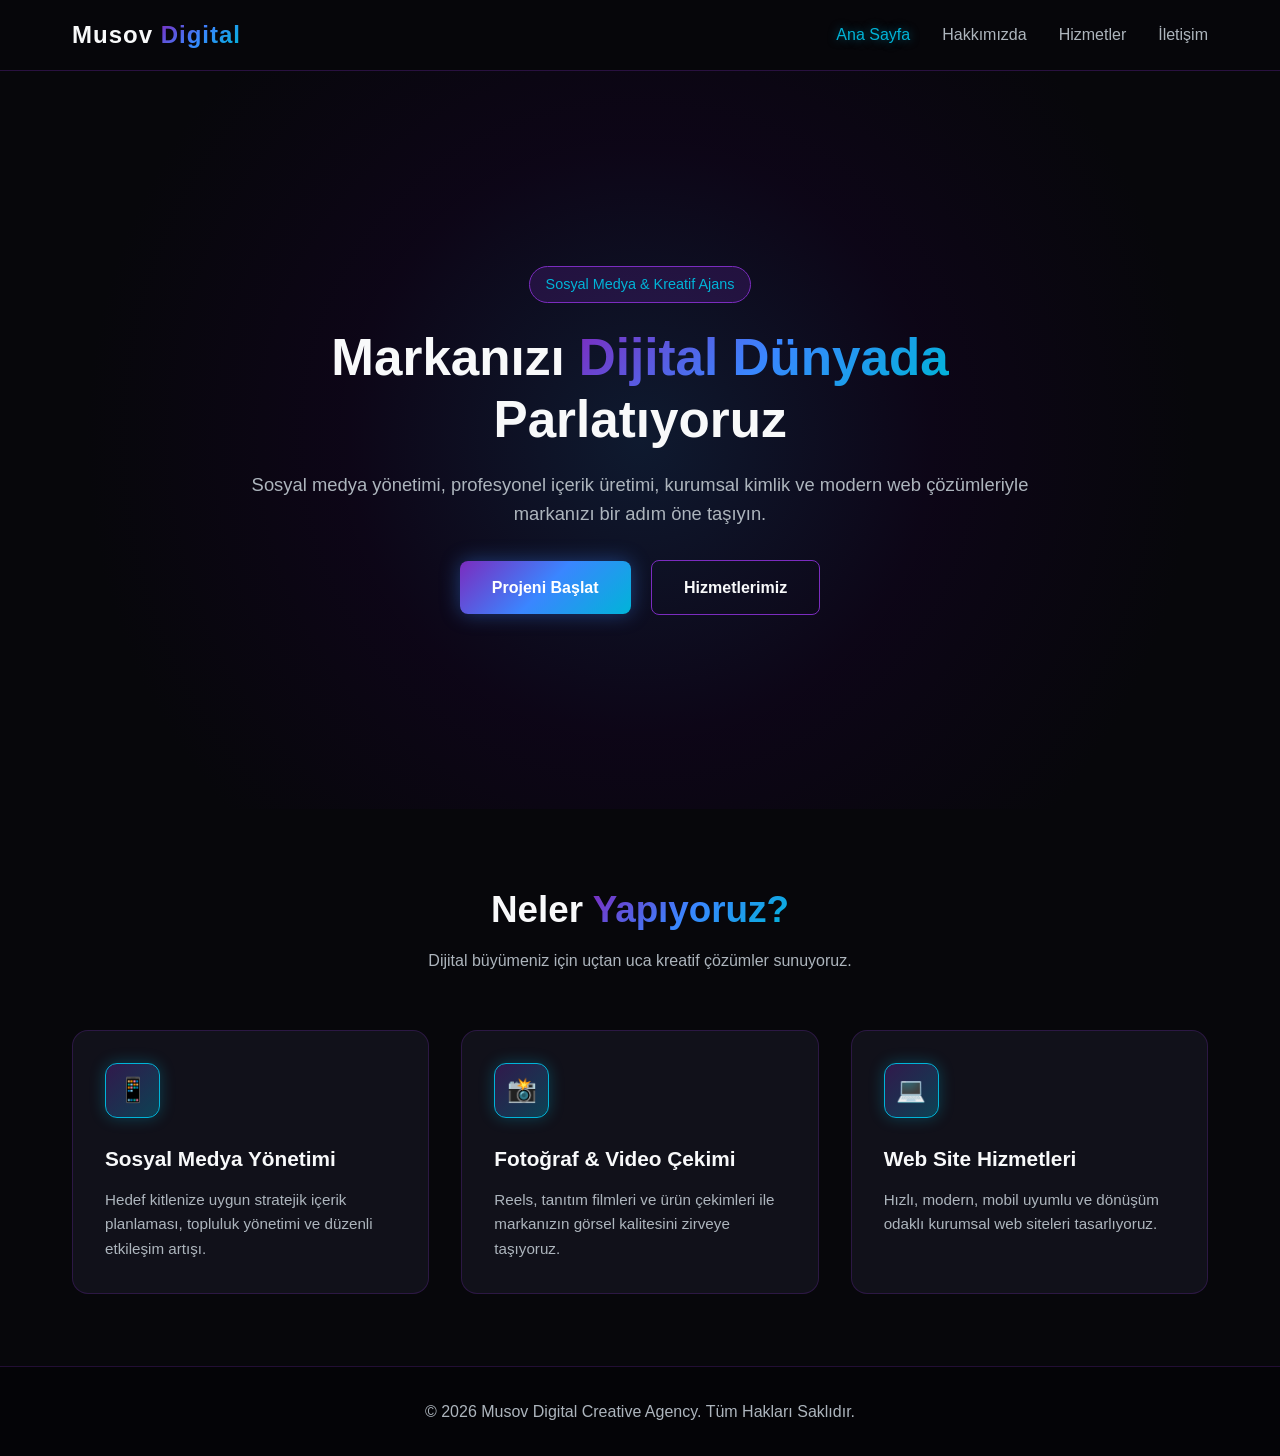
<file: index.html>
<!DOCTYPE html>
<html lang="tr">
<head>
    <meta charset="UTF-8">
    <meta name="viewport" content="width=device-width, initial-scale=1.0">
    <title>Musov Digital Creative | Sosyal Medya Ajansı</title>
    <link rel="stylesheet" href="style.css">
</head>
<body>
    <header>
        <nav class="navbar">
            <a href="index.html" class="logo">Musov <span>Digital</span></a>
            <div class="menu-toggle" id="menu-toggle">☰</div>
            <ul class="nav-links" id="nav-links">
                <li><a href="index.html" class="active">Ana Sayfa</a></li>
                <li><a href="hakkimizda.html">Hakkımızda</a></li>
                <li><a href="hizmetler.html">Hizmetler</a></li>
                <li><a href="iletisim.html">İletişim</a></li>
            </ul>
        </nav>
    </header>

    <main>
        <section class="hero">
            <div class="hero-content">
                <span class="badge">Sosyal Medya & Kreatif Ajans</span>
                <h1>Markanızı <span class="gradient-text">Dijital Dünyada</span> Parlatıyoruz</h1>
                <p>Sosyal medya yönetimi, profesyonel içerik üretimi, kurumsal kimlik ve modern web çözümleriyle markanızı bir adım öne taşıyın.</p>
                <div>
                    <a href="iletisim.html" class="btn btn-primary">Projeni Başlat</a>
                    <a href="hizmetler.html" class="btn btn-outline">Hizmetlerimiz</a>
                </div>
            </div>
        </section>

        <section class="container">
            <div class="section-title">
                <h2>Neler <span class="gradient-text">Yapıyoruz?</span></h2>
                <p>Dijital büyümeniz için uçtan uca kreatif çözümler sunuyoruz.</p>
            </div>
            <div class="grid-3">
                <div class="card">
                    <div class="card-icon">📱</div>
                    <h3>Sosyal Medya Yönetimi</h3>
                    <p>Hedef kitlenize uygun stratejik içerik planlaması, topluluk yönetimi ve düzenli etkileşim artışı.</p>
                </div>
                <div class="card">
                    <div class="card-icon">📸</div>
                    <h3>Fotoğraf & Video Çekimi</h3>
                    <p>Reels, tanıtım filmleri ve ürün çekimleri ile markanızın görsel kalitesini zirveye taşıyoruz.</p>
                </div>
                <div class="card">
                    <div class="card-icon">💻</div>
                    <h3>Web Site Hizmetleri</h3>
                    <p>Hızlı, modern, mobil uyumlu ve dönüşüm odaklı kurumsal web siteleri tasarlıyoruz.</p>
                </div>
            </div>
        </section>
    </main>

    <footer>
        <p>© 2026 Musov Digital Creative Agency. Tüm Hakları Saklıdır.</p>
    </footer>

    <script src="script.js"></script>
</body>
</html>
</file>
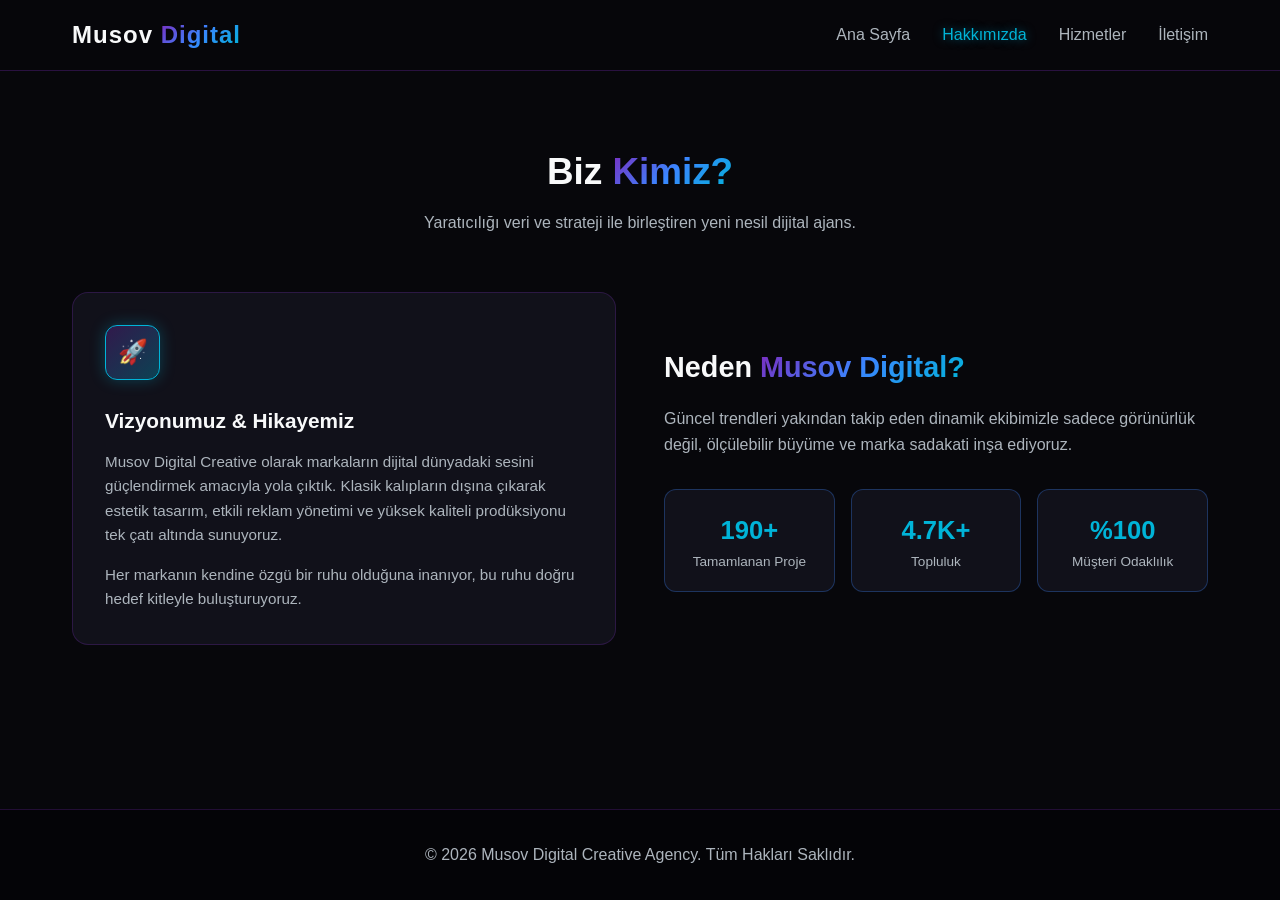
<file: hakkimizda.html>
<!DOCTYPE html>
<html lang="tr">
<head>
    <meta charset="UTF-8">
    <meta name="viewport" content="width=device-width, initial-scale=1.0">
    <title>Hakkımızda | Musov Digital Creative</title>
    <link rel="stylesheet" href="style.css">
</head>
<body>
    <header>
        <nav class="navbar">
            <a href="index.html" class="logo">Musov <span>Digital</span></a>
            <div class="menu-toggle" id="menu-toggle">☰</div>
            <ul class="nav-links" id="nav-links">
                <li><a href="index.html">Ana Sayfa</a></li>
                <li><a href="hakkimizda.html" class="active">Hakkımızda</a></li>
                <li><a href="hizmetler.html">Hizmetler</a></li>
                <li><a href="iletisim.html">İletişim</a></li>
            </ul>
        </nav>
    </header>

    <main>
        <section class="container">
            <div class="section-title">
                <h2>Biz <span class="gradient-text">Kimiz?</span></h2>
                <p>Yaratıcılığı veri ve strateji ile birleştiren yeni nesil dijital ajans.</p>
            </div>

            <div class="about-grid">
                <div class="card">
                    <div class="card-icon">🚀</div>
                    <h3>Vizyonumuz & Hikayemiz</h3>
                    <p style="margin-bottom: 1rem;">
                        Musov Digital Creative olarak markaların dijital dünyadaki sesini güçlendirmek amacıyla yola çıktık. Klasik kalıpların dışına çıkarak estetik tasarım, etkili reklam yönetimi ve yüksek kaliteli prodüksiyonu tek çatı altında sunuyoruz.
                    </p>
                    <p>
                        Her markanın kendine özgü bir ruhu olduğuna inanıyor, bu ruhu doğru hedef kitleyle buluşturuyoruz.
                    </p>
                </div>

                <div>
                    <h3 style="font-size: 1.8rem; margin-bottom: 1rem;">Neden <span class="gradient-text">Musov Digital?</span></h3>
                    <p style="color: var(--text-muted); margin-bottom: 1.5rem;">
                        Güncel trendleri yakından takip eden dinamik ekibimizle sadece görünürlük değil, ölçülebilir büyüme ve marka sadakati inşa ediyoruz.
                    </p>
                    <div class="stats-box">
                        <div class="stat-item">
                            <h4>190+</h4>
                            <p style="font-size: 0.85rem; color: var(--text-muted);">Tamamlanan Proje</p>
                        </div>
                        <div class="stat-item">
                            <h4>4.7K+</h4>
                            <p style="font-size: 0.85rem; color: var(--text-muted);">Topluluk</p>
                        </div>
                        <div class="stat-item">
                            <h4>%100</h4>
                            <p style="font-size: 0.85rem; color: var(--text-muted);">Müşteri Odaklılık</p>
                        </div>
                    </div>
                </div>
            </div>
        </section>
    </main>

    <footer>
        <p>© 2026 Musov Digital Creative Agency. Tüm Hakları Saklıdır.</p>
    </footer>

    <script src="script.js"></script>
</body>
</html>
</file>
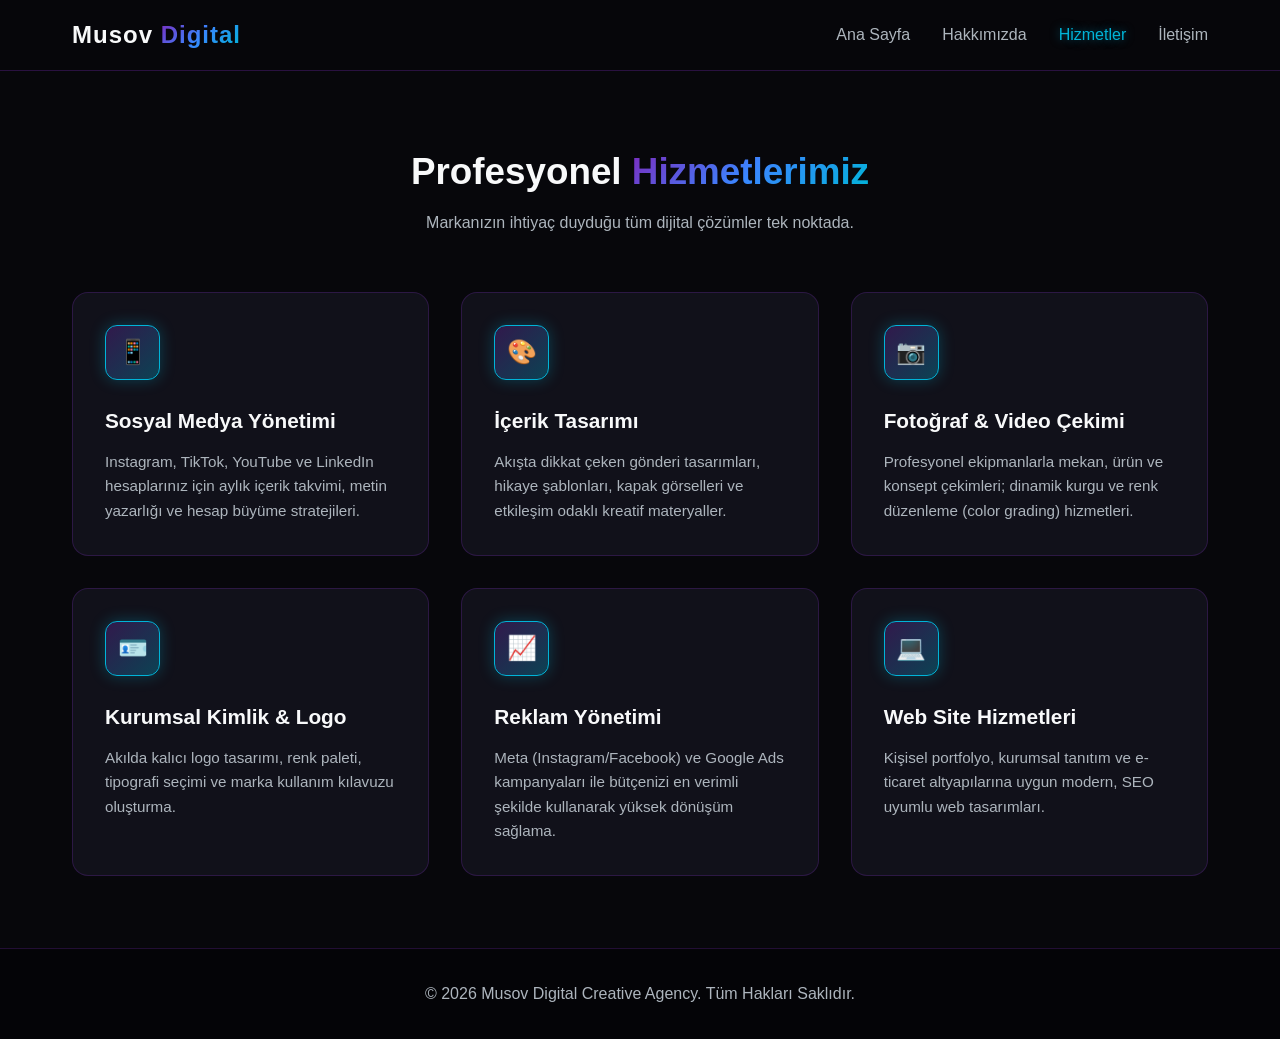
<file: hizmetler.html>
<!DOCTYPE html>
<html lang="tr">
<head>
    <meta charset="UTF-8">
    <meta name="viewport" content="width=device-width, initial-scale=1.0">
    <title>Hizmetler | Musov Digital Creative</title>
    <link rel="stylesheet" href="style.css">
</head>
<body>
    <header>
        <nav class="navbar">
            <a href="index.html" class="logo">Musov <span>Digital</span></a>
            <div class="menu-toggle" id="menu-toggle">☰</div>
            <ul class="nav-links" id="nav-links">
                <li><a href="index.html">Ana Sayfa</a></li>
                <li><a href="hakkimizda.html">Hakkımızda</a></li>
                <li><a href="hizmetler.html" class="active">Hizmetler</a></li>
                <li><a href="iletisim.html">İletişim</a></li>
            </ul>
        </nav>
    </header>

    <main>
        <section class="container">
            <div class="section-title">
                <h2>Profesyonel <span class="gradient-text">Hizmetlerimiz</span></h2>
                <p>Markanızın ihtiyaç duyduğu tüm dijital çözümler tek noktada.</p>
            </div>

            <div class="grid-3">
                <div class="card">
                    <div class="card-icon">📱</div>
                    <h3>Sosyal Medya Yönetimi</h3>
                    <p>Instagram, TikTok, YouTube ve LinkedIn hesaplarınız için aylık içerik takvimi, metin yazarlığı ve hesap büyüme stratejileri.</p>
                </div>
                <div class="card">
                    <div class="card-icon">🎨</div>
                    <h3>İçerik Tasarımı</h3>
                    <p>Akışta dikkat çeken gönderi tasarımları, hikaye şablonları, kapak görselleri ve etkileşim odaklı kreatif materyaller.</p>
                </div>
                <div class="card">
                    <div class="card-icon">📷</div>
                    <h3>Fotoğraf & Video Çekimi</h3>
                    <p>Profesyonel ekipmanlarla mekan, ürün ve konsept çekimleri; dinamik kurgu ve renk düzenleme (color grading) hizmetleri.</p>
                </div>
                <div class="card">
                    <div class="card-icon">🪪</div>
                    <h3>Kurumsal Kimlik & Logo</h3>
                    <p>Akılda kalıcı logo tasarımı, renk paleti, tipografi seçimi ve marka kullanım kılavuzu oluşturma.</p>
                </div>
                <div class="card">
                    <div class="card-icon">📈</div>
                    <h3>Reklam Yönetimi</h3>
                    <p>Meta (Instagram/Facebook) ve Google Ads kampanyaları ile bütçenizi en verimli şekilde kullanarak yüksek dönüşüm sağlama.</p>
                </div>
                <div class="card">
                    <div class="card-icon">💻</div>
                    <h3>Web Site Hizmetleri</h3>
                    <p>Kişisel portfolyo, kurumsal tanıtım ve e-ticaret altyapılarına uygun modern, SEO uyumlu web tasarımları.</p>
                </div>
            </div>
        </section>
    </main>

    <footer>
        <p>© 2026 Musov Digital Creative Agency. Tüm Hakları Saklıdır.</p>
    </footer>

    <script src="script.js"></script>
</body>
</html>
</file>
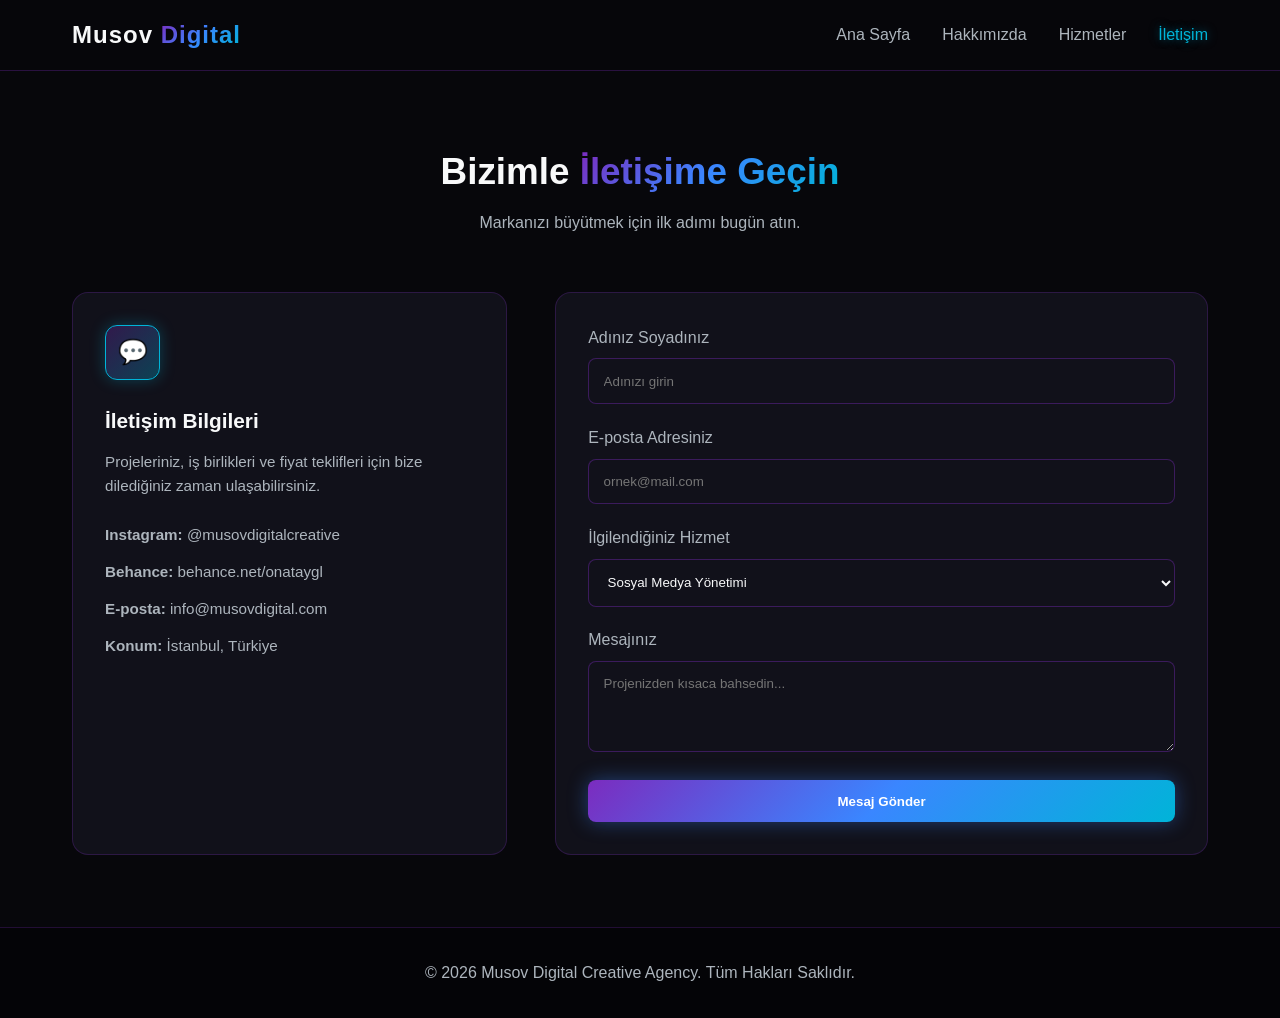
<file: iletisim.html>
<!DOCTYPE html>
<html lang="tr">
<head>
    <meta charset="UTF-8">
    <meta name="viewport" content="width=device-width, initial-scale=1.0">
    <title>İletişim | Musov Digital Creative</title>
    <link rel="stylesheet" href="style.css">
</head>
<body>
    <header>
        <nav class="navbar">
            <a href="index.html" class="logo">Musov <span>Digital</span></a>
            <div class="menu-toggle" id="menu-toggle">☰</div>
            <ul class="nav-links" id="nav-links">
                <li><a href="index.html">Ana Sayfa</a></li>
                <li><a href="hakkimizda.html">Hakkımızda</a></li>
                <li><a href="hizmetler.html">Hizmetler</a></li>
                <li><a href="iletisim.html" class="active">İletişim</a></li>
            </ul>
        </nav>
    </header>

    <main>
        <section class="container">
            <div class="section-title">
                <h2>Bizimle <span class="gradient-text">İletişime Geçin</span></h2>
                <p>Markanızı büyütmek için ilk adımı bugün atın.</p>
            </div>

            <div class="contact-wrapper">
                <div class="card">
                    <div class="card-icon">💬</div>
                    <h3>İletişim Bilgileri</h3>
                    <p style="margin-bottom: 1.5rem;">Projeleriniz, iş birlikleri ve fiyat teklifleri için bize dilediğiniz zaman ulaşabilirsiniz.</p>
                    <p style="margin-bottom: 0.8rem;"><strong>Instagram:</strong> @musovdigitalcreative</p>
                    <p style="margin-bottom: 0.8rem;"><strong>Behance:</strong> behance.net/onataygl</p>
                    <p style="margin-bottom: 0.8rem;"><strong>E-posta:</strong> info@musovdigital.com</p>
                    <p><strong>Konum:</strong> İstanbul, Türkiye</p>
                </div>

                <div class="card">
                    <form id="contactForm">
                        <div class="form-group">
                            <label for="name">Adınız Soyadınız</label>
                            <input type="text" id="name" placeholder="Adınızı girin" required>
                        </div>
                        <div class="form-group">
                            <label for="email">E-posta Adresiniz</label>
                            <input type="email" id="email" placeholder="ornek@mail.com" required>
                        </div>
                        <div class="form-group">
                            <label for="service">İlgilendiğiniz Hizmet</label>
                            <select id="service">
                                <option value="sosyal-medya">Sosyal Medya Yönetimi</option>
                                <option value="cekim">Fotoğraf & Video Çekimi</option>
                                <option value="kurumsal-kimlik">Kurumsal Kimlik & Logo</option>
                                <option value="reklam">Reklam Yönetimi</option>
                                <option value="web">Web Site Hizmetleri</option>
                            </select>
                        </div>
                        <div class="form-group">
                            <label for="message">Mesajınız</label>
                            <textarea id="message" rows="4" placeholder="Projenizden kısaca bahsedin..." required></textarea>
                        </div>
                        <button type="submit" class="btn btn-primary" style="width: 100%;">Mesaj Gönder</button>
                        <p id="formFeedback" style="margin-top: 1rem; color: var(--blue-neon); display: none;"></p>
                    </form>
                </div>
            </div>
        </section>
    </main>

    <footer>
        <p>© 2026 Musov Digital Creative Agency. Tüm Hakları Saklıdır.</p>
    </footer>

    <script src="script.js"></script>
</body>
</html>
</file>
<file: style.css>
:root {
    --bg-dark: #07070b;
    --bg-card: #11111a;
    --purple-deep: #240046;
    --purple-neon: #7b2cbf;
    --blue-neon: #00b4d8;
    --blue-glow: #3a86ff;
    --text-main: #f8f9fa;
    --text-muted: #adb5bd;
    --gradient-main: linear-gradient(135deg, #7b2cbf 0%, #3a86ff 50%, #00b4d8 100%);
}

* {
    margin: 0;
    padding: 0;
    box-sizing: border-box;
    font-family: 'Segoe UI', Tahoma, Geneva, Verdana, sans-serif;
}

body {
    background-color: var(--bg-dark);
    color: var(--text-main);
    line-height: 1.6;
    overflow-x: hidden;
    display: flex;
    flex-direction: column;
    min-height: 100vh;
}

main {
    flex: 1;
}

/* Navbar */
header {
    background: rgba(7, 7, 11, 0.9);
    backdrop-filter: blur(10px);
    border-bottom: 1px solid rgba(123, 44, 191, 0.3);
    position: sticky;
    top: 0;
    z-index: 1000;
}

.navbar {
    max-width: 1200px;
    margin: 0 auto;
    padding: 1rem 2rem;
    display: flex;
    justify-content: space-between;
    align-items: center;
}

.logo {
    font-size: 1.5rem;
    font-weight: 700;
    text-decoration: none;
    color: var(--text-main);
    letter-spacing: 1px;
}

.logo span {
    background: var(--gradient-main);
    -webkit-background-clip: text;
    -webkit-text-fill-color: transparent;
}

.nav-links {
    list-style: none;
    display: flex;
    gap: 2rem;
}

.nav-links a {
    text-decoration: none;
    color: var(--text-muted);
    font-weight: 500;
    transition: 0.3s;
}

.nav-links a:hover,
.nav-links a.active {
    color: var(--blue-neon);
    text-shadow: 0 0 10px rgba(0, 180, 216, 0.5);
}

.menu-toggle {
    display: none;
    font-size: 1.5rem;
    cursor: pointer;
    color: var(--text-main);
}

/* Hero Bölümü */
.hero {
    min-height: 82vh;
    display: flex;
    align-items: center;
    justify-content: center;
    text-align: center;
    padding: 4rem 2rem;
    background: radial-gradient(circle at center, rgba(58, 134, 255, 0.15) 0%, rgba(36, 0, 70, 0.2) 40%, var(--bg-dark) 75%);
}

.hero-content {
    max-width: 800px;
}

.badge {
    display: inline-block;
    padding: 0.4rem 1rem;
    border-radius: 50px;
    background: rgba(123, 44, 191, 0.2);
    border: 1px solid var(--purple-neon);
    color: var(--blue-neon);
    font-size: 0.9rem;
    margin-bottom: 1.5rem;
}

.hero h1 {
    font-size: 3.2rem;
    margin-bottom: 1.2rem;
    line-height: 1.2;
}

.gradient-text {
    background: var(--gradient-main);
    -webkit-background-clip: text;
    -webkit-text-fill-color: transparent;
}

.hero p {
    color: var(--text-muted);
    font-size: 1.15rem;
    margin-bottom: 2rem;
}

/* Butonlar */
.btn {
    display: inline-block;
    padding: 0.85rem 2rem;
    border-radius: 8px;
    text-decoration: none;
    font-weight: 600;
    transition: 0.3s ease;
    cursor: pointer;
    border: none;
}

.btn-primary {
    background: var(--gradient-main);
    color: #fff;
    box-shadow: 0 0 20px rgba(58, 134, 255, 0.4);
}

.btn-primary:hover {
    transform: translateY(-2px);
    box-shadow: 0 0 30px rgba(0, 180, 216, 0.7);
}

.btn-outline {
    background: transparent;
    color: var(--text-main);
    border: 1px solid var(--purple-neon);
    margin-left: 1rem;
}

.btn-outline:hover {
    background: rgba(123, 44, 191, 0.2);
    border-color: var(--blue-neon);
}

/* Genel Bölüm ve Kartlar */
.container {
    max-width: 1200px;
    margin: 0 auto;
    padding: 4.5rem 2rem;
}

.section-title {
    text-align: center;
    margin-bottom: 3.5rem;
}

.section-title h2 {
    font-size: 2.3rem;
    margin-bottom: 0.5rem;
}

.section-title p {
    color: var(--text-muted);
}

.grid-3 {
    display: grid;
    grid-template-columns: repeat(auto-fit, minmax(300px, 1fr));
    gap: 2rem;
}

.card {
    background: var(--bg-card);
    padding: 2rem;
    border-radius: 16px;
    border: 1px solid rgba(123, 44, 191, 0.25);
    transition: 0.3s;
    position: relative;
    overflow: hidden;
}

.card:hover {
    transform: translateY(-6px);
    border-color: var(--blue-neon);
    box-shadow: 0 10px 30px rgba(0, 180, 216, 0.15);
}

.card-icon {
    width: 55px;
    height: 55px;
    border-radius: 12px;
    background: linear-gradient(135deg, rgba(123, 44, 191, 0.3), rgba(0, 180, 216, 0.3));
    border: 1px solid var(--blue-neon);
    display: flex;
    align-items: center;
    justify-content: center;
    font-size: 1.5rem;
    margin-bottom: 1.5rem;
    box-shadow: 0 0 15px rgba(0, 180, 216, 0.3);
}

.card h3 {
    margin-bottom: 0.8rem;
    font-size: 1.3rem;
}

.card p {
    color: var(--text-muted);
    font-size: 0.95rem;
}

/* Hakkımızda Sayfası Özel */
.about-grid {
    display: grid;
    grid-template-columns: 1fr 1fr;
    gap: 3rem;
    align-items: center;
}

.stats-box {
    display: grid;
    grid-template-columns: repeat(3, 1fr);
    gap: 1rem;
    margin-top: 2rem;
}

.stat-item {
    background: var(--bg-card);
    padding: 1.2rem;
    border-radius: 12px;
    text-align: center;
    border: 1px solid rgba(58, 134, 255, 0.3);
}

.stat-item h4 {
    font-size: 1.6rem;
    color: var(--blue-neon);
}

/* İletişim Formu */
.contact-wrapper {
    display: grid;
    grid-template-columns: 1fr 1.5fr;
    gap: 3rem;
}

.form-group {
    margin-bottom: 1.3rem;
}

.form-group label {
    display: block;
    margin-bottom: 0.5rem;
    color: var(--text-muted);
}

.form-group input,
.form-group select,
.form-group textarea {
    width: 100%;
    padding: 0.9rem;
    border-radius: 8px;
    background: var(--bg-card);
    border: 1px solid rgba(123, 44, 191, 0.4);
    color: var(--text-main);
    outline: none;
    transition: 0.3s;
}

.form-group input:focus,
.form-group select:focus,
.form-group textarea:focus {
    border-color: var(--blue-neon);
    box-shadow: 0 0 12px rgba(0, 180, 216, 0.25);
}

/* Footer */
footer {
    background: #040407;
    border-top: 1px solid rgba(123, 44, 191, 0.25);
    padding: 2rem;
    text-align: center;
    color: var(--text-muted);
}

/* Mobil Uyumluluk */
@media (max-width: 768px) {
    .menu-toggle {
        display: block;
    }
    .nav-links {
        display: none;
        flex-direction: column;
        position: absolute;
        top: 65px;
        left: 0;
        width: 100%;
        background: var(--bg-dark);
        padding: 1.5rem 2rem;
        border-bottom: 1px solid var(--purple-neon);
    }
    .nav-links.active {
        display: flex;
    }
    .hero h1 {
        font-size: 2.2rem;
    }
    .about-grid,
    .contact-wrapper {
        grid-template-columns: 1fr;
    }
    .btn-outline {
        margin-left: 0;
        margin-top: 1rem;
    }
}
</file>
